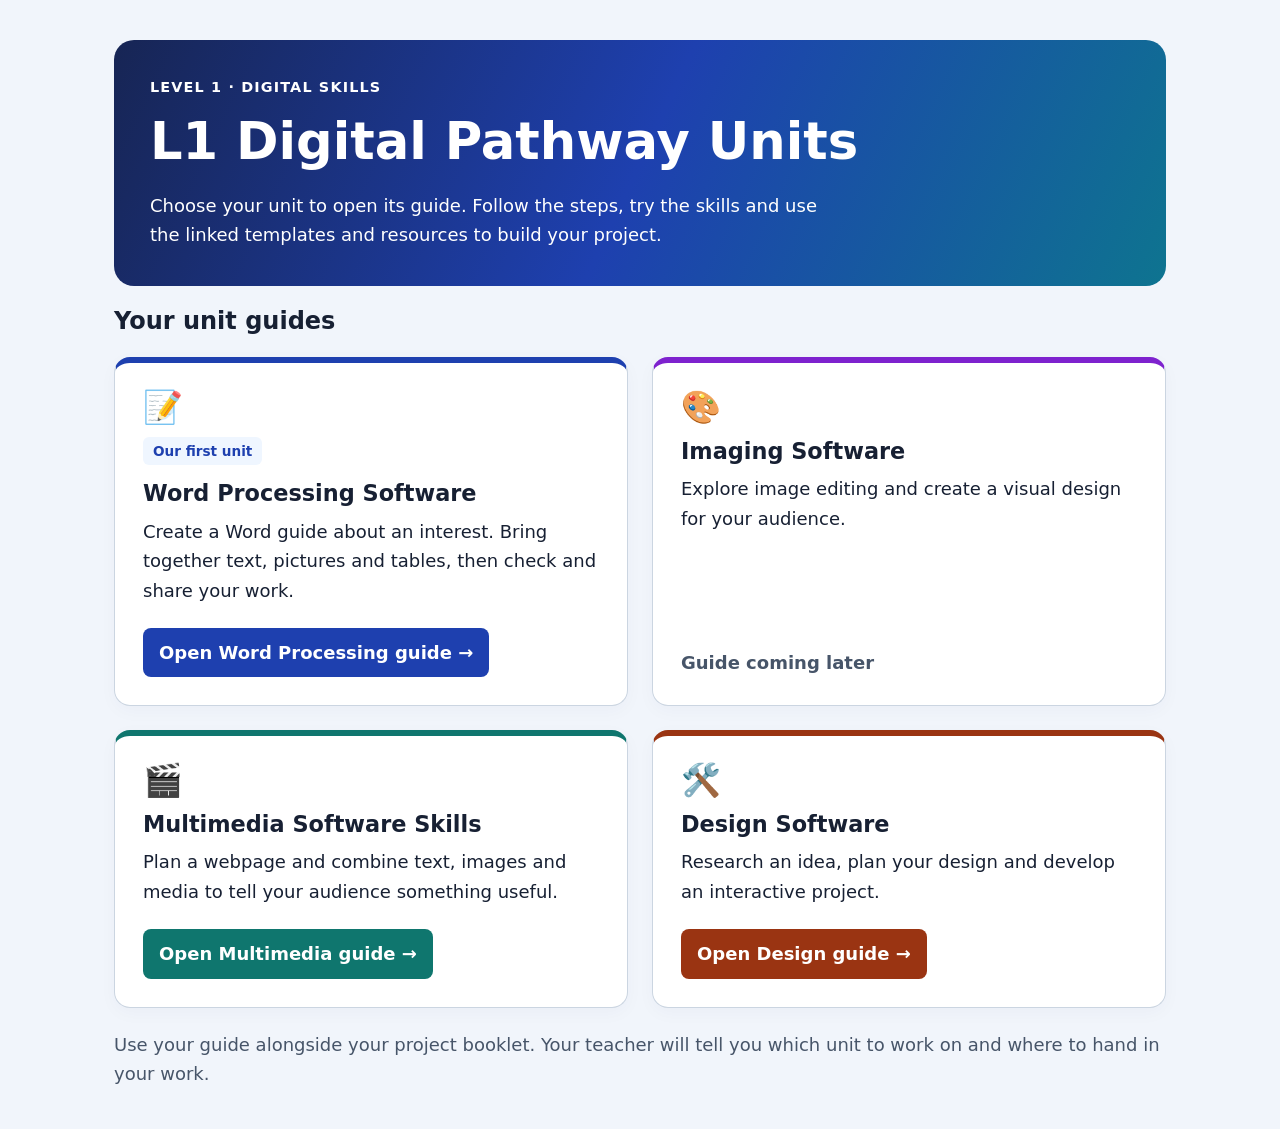
<file: index.html>
<!doctype html>
<html lang="en-GB">
<head>
  <meta charset="utf-8">
  <meta name="viewport" content="width=device-width, initial-scale=1">
  <meta name="description" content="Your Level 1 Digital Pathway unit guides and student resources.">
  <title>L1 Digital Pathway Units</title>
  <style>
    :root { color-scheme: light; font-family: "Segoe UI", system-ui, sans-serif; color: #172033; background: #f1f5fb; }
    * { box-sizing: border-box; }
    body { margin: 0; font-size: 18px; line-height: 1.65; }
    main { max-width: 1100px; margin: auto; padding: 40px 24px; }
    header { padding: 36px; border-radius: 20px; background: linear-gradient(115deg, #172554, #1e40af, #0e7490); color: white; }
    .eyebrow { margin: 0; font-size: .9rem; font-weight: 700; letter-spacing: .08em; text-transform: uppercase; }
    h1 { font-size: clamp(2rem, 5vw, 3.2rem); line-height: 1.15; margin: 12px 0 20px; }
    header p:last-child { max-width: 700px; margin-bottom: 0; }
    h2 { font-size: 1.5rem; line-height: 1.3; }
    .units { display: grid; grid-template-columns: repeat(2, minmax(0, 1fr)); gap: 24px; }
    article { display: flex; flex-direction: column; padding: 28px; border: 1px solid #cbd5e1; border-top: 6px solid var(--accent); border-radius: 16px; background: white; box-shadow: 0 5px 18px #17255408; }
    article h3 { font-size: 1.4rem; line-height: 1.3; margin: 14px 0 8px; }
    article p { margin: 0 0 22px; }
    .icon { font-size: 2rem; line-height: 1; }
    .label { display: inline-block; width: fit-content; margin: 14px 0 0; padding: 3px 10px; border-radius: 6px; background: #eff6ff; color: #1e40af; font-size: .85rem; font-weight: 700; }
    .link { margin-top: auto; align-self: flex-start; padding: 10px 16px; border-radius: 8px; background: var(--accent); color: white; font-weight: 700; text-decoration: none; }
    .link:hover { text-decoration: underline; text-underline-offset: 4px; }
    a:focus-visible { outline: 3px solid #92400e; outline-offset: 5px; }
    .pending { margin-top: auto; color: #475569; font-weight: 600; }
    footer { padding: 22px 0 0; color: #475569; }
    footer p { margin: 0; }
    @media (max-width: 640px) { main { padding: 20px 16px; } header, article { padding: 24px; } .units { grid-template-columns: 1fr; } }
  </style>
</head>
<body>
  <main>
    <header>
      <p class="eyebrow">Level 1 · Digital skills</p>
      <h1>L1 Digital Pathway Units</h1>
      <p>Choose your unit to open its guide. Follow the steps, try the skills and use the linked templates and resources to build your project.</p>
    </header>
    <section aria-labelledby="units-heading">
      <h2 id="units-heading">Your unit guides</h2>
      <div class="units">
        <article style="--accent: #1e40af">
          <span class="icon" aria-hidden="true">📝</span>
          <span class="label">Our first unit</span>
          <h3>Word Processing Software</h3>
          <p>Create a Word guide about an interest. Bring together text, pictures and tables, then check and share your work.</p>
          <a class="link" href="Word%20processing%20software/l1-word-processing-student/guides/guide-word-processing-skills.html">Open Word Processing guide <span aria-hidden="true">→</span></a>
        </article>
        <article style="--accent: #7e22ce">
          <span class="icon" aria-hidden="true">🎨</span>
          <h3>Imaging Software</h3>
          <p>Explore image editing and create a visual design for your audience.</p>
          <span class="pending">Guide coming later</span>
        </article>
        <article style="--accent: #0f766e">
          <span class="icon" aria-hidden="true">🎬</span>
          <h3>Multimedia Software Skills</h3>
          <p>Plan a webpage and combine text, images and media to tell your audience something useful.</p>
          <a class="link" href="Multimedia%20software%20skills/l1-multimedia-software-student/guides/guide-1-research-and-design.html">Open Multimedia guide <span aria-hidden="true">→</span></a>
        </article>
        <article style="--accent: #9a3412">
          <span class="icon" aria-hidden="true">🛠️</span>
          <h3>Design Software</h3>
          <p>Research an idea, plan your design and develop an interactive project.</p>
          <a class="link" href="Design%20Software/l1-design-software-student/guides/guide-1-research-and-design.html">Open Design guide <span aria-hidden="true">→</span></a>
        </article>
      </div>
    </section>
    <footer><p>Use your guide alongside your project booklet. Your teacher will tell you which unit to work on and where to hand in your work.</p></footer>
  </main>
</body>
</html>
</file>
